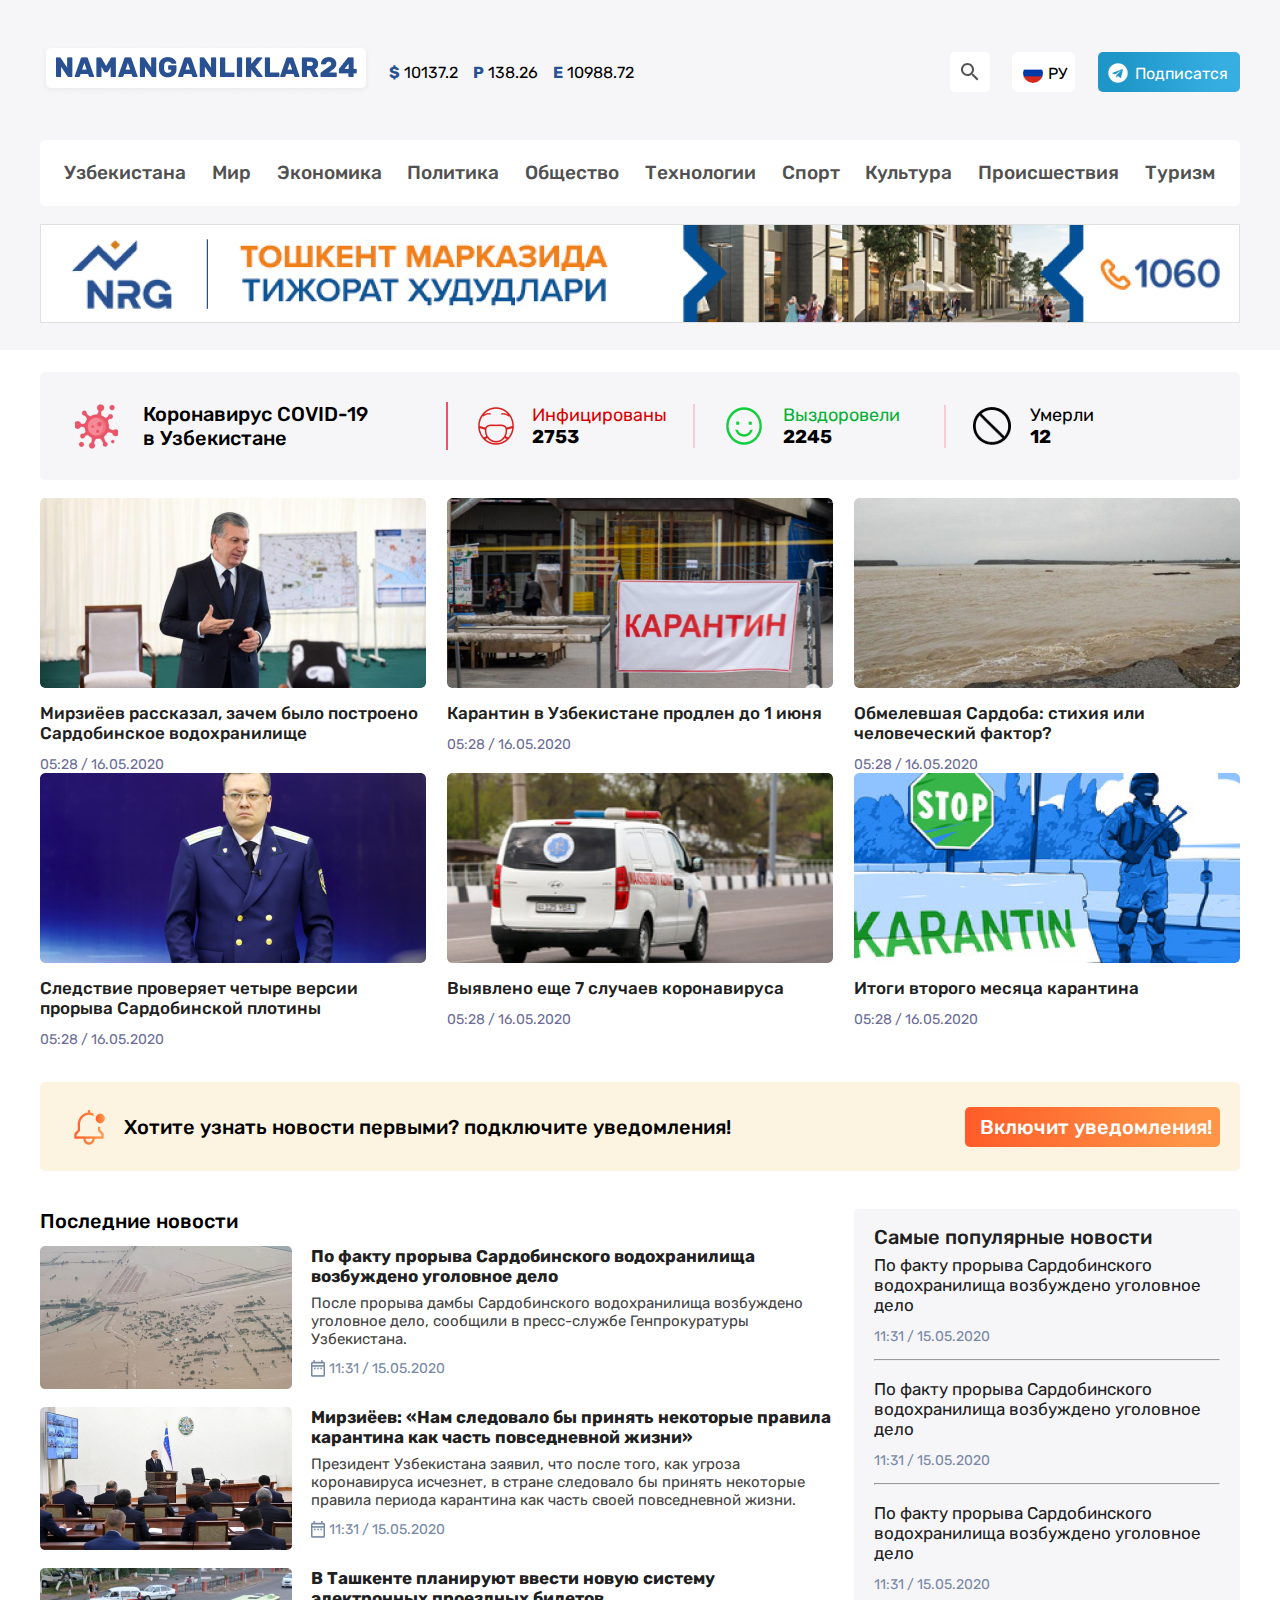
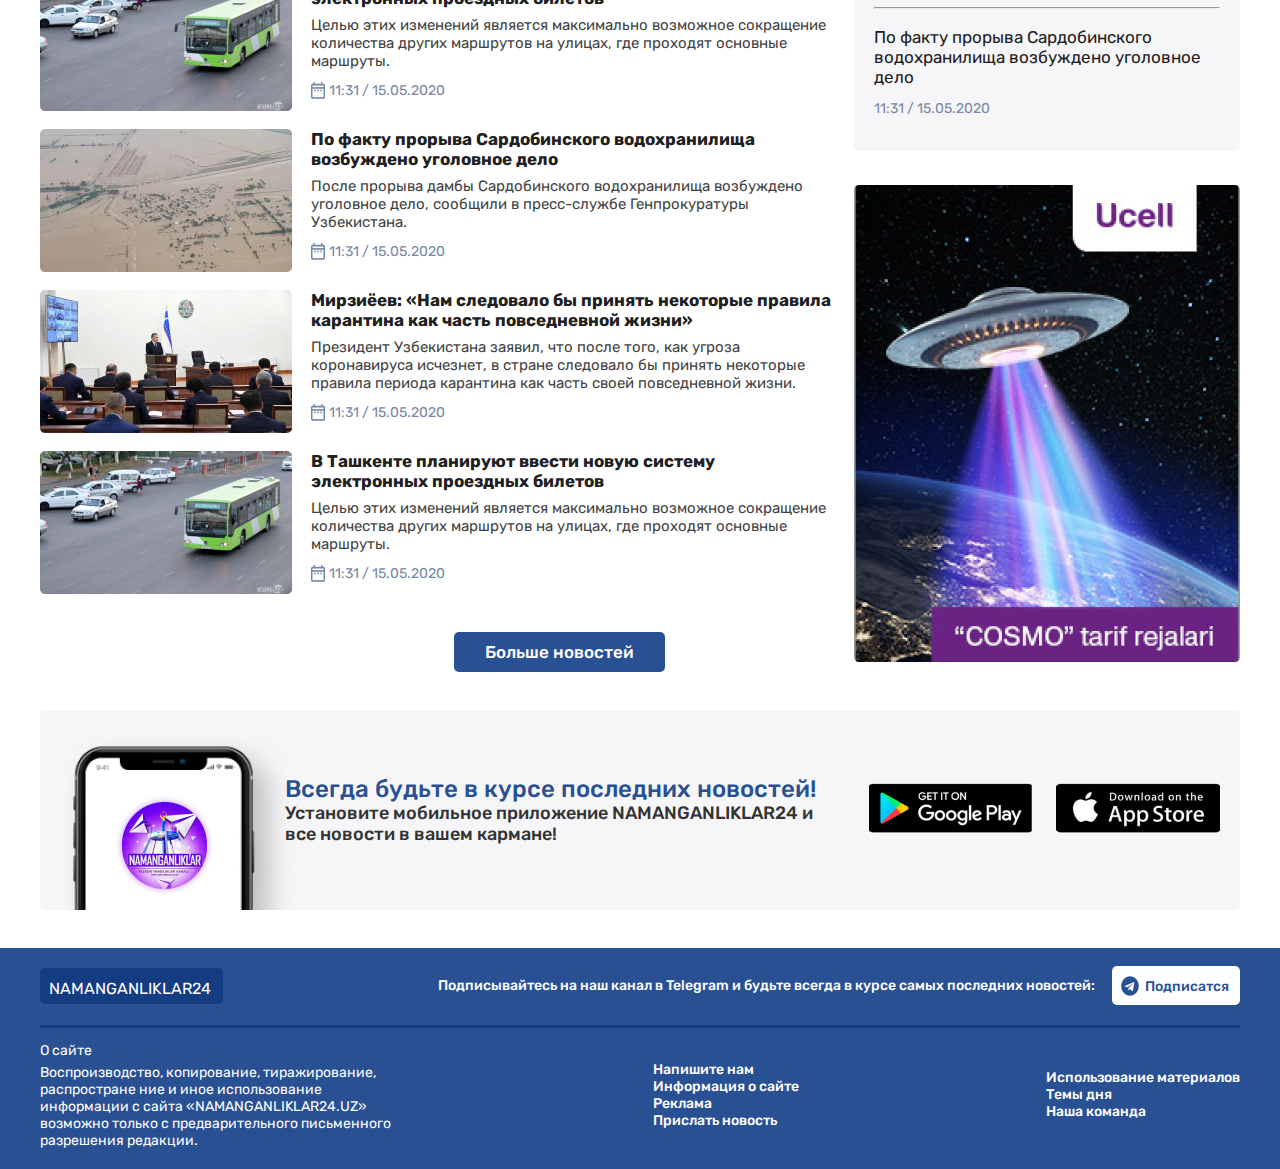
<file: index.html>
<!DOCTYPE html>
<html lang="en">

<head>
  <meta charset="UTF-8">
  <meta http-equiv="X-UA-Compatible" content="IE=edge">
  <meta name="viewport" content="width=device-width, initial-scale=1.0">
  <title>Namanganliklar24</title>
  <link href="https://fonts.googleapis.com/css2?family=Rubik:wght@400;500;700&display=swap" rel="stylesheet">
  <link rel="stylesheet" href="./style.css">
</head>

<body>
  <header class="header">
    <div class="container">
      <div class="hearder-top">
        <div class="top-left">
          <a href="#">
            <img src="./images/logo.png" width="332" height="52" alt="">
          </a>
          <div class="valyuta">
            <p class="valyuta-item">
              <span class="valyuta-icon">$</span>
              10137.2
            </p>
            <p class="valyuta-item">
              <span class="valyuta-icon">P</span>
              138.26
            </p>
            <p class="valyuta-item">
              <span class="valyuta-icon">E</span>
              10988.72
            </p>
          </div>
        </div>
        <div class="top-right">
          <a class="lupa-icon" href="#">
            <img class="lupa" src="./images/lupa.svg" width="24" height="24" alt="">
          </a>
          <div class="language">РУ</div>
          <a class="telegram-btn" href="#">
            Подписатся
          </a>
        </div>
      </div>
      <nav class="navigation">
        <ul class="list">
          <li class="list-item"><a href="#" class="list-link">Узбекистана</a></li>
          <li class="list-item"><a href="#" class="list-link">Мир</a></li>
          <li class="list-item"><a href="#" class="list-link">Экономика</a></li>
          <li class="list-item"><a href="#" class="list-link">Политика</a></li>
          <li class="list-item"><a href="#" class="list-link">Общество</a></li>
          <li class="list-item"><a href="#" class="list-link">Технологии</a></li>
          <li class="list-item"><a href="#" class="list-link">Спорт</a></li>
          <li class="list-item"><a href="#" class="list-link">Культура</a></li>
          <li class="list-item"><a href="#" class="list-link">Происшествия</a></li>
          <li class="list-item"><a href="#" class="list-link">Туризм</a></li>
        </ul>
      </nav>
      <div class="nrg-banner">
        <img src="./images/nrg-banner.png" width="1200" height="99" alt="">
      </div>
    </div>
  </header>
  <main class="container">
    <div class="section-2">
      <div class="section-2-covid">
        <img class="virus" src="./images/virus.png" width="43" height="45" alt="">
        <p class="covid">Коронавирус COVID-19 в Узбекистане</p>
      </div>
      <div class="section-2-info">
        <img class="info-icon" src="./images/info.png" width="36" height="38" alt="">
        <span class="info-text">
          <p class="info">Инфицированы</p>
          <h3 class="info-heading">2753</h3>
        </span>
      </div>
      <div class="section-2-health">
        <img class="smile" src="./images/smile.png" width="38" height="40" alt="">
        <span class="health-text">
          <p class="health">Выздоровели</p>
          <h3>2245</h3>
        </span>
      </div>
      <div class="section-2-death">
        <img class="dead" src="./images/dead.png" width="38" height="38" alt="">
        <span class="death-text">
          <p class="death">Умерли</p>
          <h3>12</h3>
        </span>
      </div>
    </div>
    <section class="main">
      <div>
        <img class="info-img" src="./images/prezident.png" width="386" height="190" alt="">
        <p class="news-text">Мирзиёев рассказал, зачем было построено Сардобинское водохранилище</p>
        <span class="date">05:28 / 16.05.2020</span>
      </div>
      <div>
        <img class="info-img" src="./images/karantin.png" width="386" height="190" alt="">
        <p class="news-text">Карантин в Узбекистане продлен до 1 июня</p>
        <span class="date">05:28 / 16.05.2020</span>
      </div>
      <div>
        <img class="info-img" src="./images/sardoba.png" width="386" height="190" alt="">
        <p class="news-text">Обмелевшая Сардоба: стихия или человеческий фактор?</p>
        <span class="date">05:28 / 16.05.2020</span>
      </div>
      <div>
        <img class="info-img" src="./images/prokuror.png" width="386" height="190" alt="">
        <p class="news-text">Следствие проверяет четыре версии прорыва Сардобинской плотины</p>
        <span class="date">05:28 / 16.05.2020</span>
      </div>
      <div>
        <img class="info-img" src="./images/ambulance.png" width="386" height="190" alt="">
        <p class="news-text">Выявлено еще 7 случаев коронавируса</p>
        <span class="date">05:28 / 16.05.2020</span>
      </div>
      <div>
        <img class="info-img" src="./images/stop-karantin.png" width="386" height="190" alt="">
        <p class="news-text">Итоги второго месяца карантина</p>
        <span class="date">05:28 / 16.05.2020</span>
      </div>
    </section>
    <div class="notification">
      <div class="notification-right">
        <img class="notification-img" src="./images/bell-icon.png" width="31" height="35" alt="">
        <p class="notification-text">Хотите узнать новости первыми? подключите уведомления!</p>
      </div>
      <span class="notification-btn">
        <a class="btn-text" href="#">Включит уведомления!</a>
      </span>
    </div>
    <section class="news">
      <div class="news-left">
        <p class="last-news">Последние новости</p>
        <div class="news-item">
          <img src="./images/sardoba-2.png" width="252" height="143" alt="">
          <div class="news-item-text">
            <h3 class="news-heading">По факту прорыва Сардобинского водохранилища возбуждено уголовное дело</h3>
            <article class="news-article">После прорыва дамбы Сардобинского водохранилища возбуждено уголовное дело,
              сообщили в пресс-службе Генпрокуратуры Узбекистана.</article>
            <span class="news-date">11:31 / 15.05.2020</span>
          </div>
        </div>
        <div class="news-item">
          <img src="./images/prezident-2.png" width="252" height="143" alt="">
          <div class="news-item-text">
            <h3 class="news-heading">Мирзиёев: «Нам следовало бы принять некоторые правила карантина как часть
              повседневной жизни»</h3>
            <article class="news-article">Президент Узбекистана заявил, что после того, как угроза коронавируса
              исчезнет, в стране следовало бы принять некоторые правила периода карантина как часть своей повседневной
              жизни.</article>
            <span class="news-date">11:31 / 15.05.2020</span>
          </div>
        </div>
        <div class="news-item">
          <img src="./images/avtobus.png" width="252" height="143" alt="">
          <div class="news-item-text">
            <h3 class="news-heading">В Ташкенте планируют ввести новую систему электронных проездных билетов</h3>
            <article class="news-article">Целью этих изменений является максимально возможное сокращение количества
              других маршрутов на улицах, где проходят основные маршруты.</article>
            <span class="news-date">11:31 / 15.05.2020</span>
          </div>
        </div>
        <div class="news-item">
          <img src="./images/sardoba-2.png" width="252" height="143" alt="">
          <div class="news-item-text">
            <h3 class="news-heading">По факту прорыва Сардобинского водохранилища возбуждено уголовное дело</h3>
            <article class="news-article">После прорыва дамбы Сардобинского водохранилища возбуждено уголовное дело,
              сообщили в пресс-службе Генпрокуратуры Узбекистана.</article>
            <span class="news-date">11:31 / 15.05.2020</span>
          </div>
        </div>
        <div class="news-item">
          <img src="./images/prezident-2.png" width="252" height="143" alt="">
          <div class="news-item-text">
            <h3 class="news-heading">Мирзиёев: «Нам следовало бы принять некоторые правила карантина как часть
              повседневной жизни»</h3>
            <article class="news-article">Президент Узбекистана заявил, что после того, как угроза коронавируса
              исчезнет, в стране следовало бы принять некоторые правила периода карантина как часть своей повседневной
              жизни.</article>
            <span class="news-date">11:31 / 15.05.2020</span>
          </div>
        </div>
        <div class="news-item">
          <img src="./images/avtobus.png" width="252" height="143" alt="">
          <div class="news-item-text">
            <h3 class="news-heading">В Ташкенте планируют ввести новую систему электронных проездных билетов</h3>
            <article class="news-article">Целью этих изменений является максимально возможное сокращение количества
              других маршрутов на улицах, где проходят основные маршруты.</article>
            <span class="news-date">11:31 / 15.05.2020</span>
          </div>
        </div>
      </div>

      <div class="news-item-right">
        <div class="the-news">
          <h3 class="right-heading">Cамые популярные новости</h3>
          <div class="right-text">
            <article class="right-article">По факту прорыва Сардобинского водохранилища возбуждено уголовное дело
            </article>
            <span class="right-date">11:31 / 15.05.2020</span>
            <hr class="line">
          </div>
          <div class="right-text">
            <article class="right-article">По факту прорыва Сардобинского водохранилища возбуждено уголовное дело
            </article>
            <span class="right-date">11:31 / 15.05.2020</span>
            <hr class="line">
          </div>
          <div class="right-text">
            <article class="right-article">По факту прорыва Сардобинского водохранилища возбуждено уголовное дело
            </article>
            <span class="right-date">11:31 / 15.05.2020</span>
            <hr class="line">
          </div>
          <div class="right-text">
            <article class="right-article">По факту прорыва Сардобинского водохранилища возбуждено уголовное дело
            </article>
            <span class="right-date">11:31 / 15.05.2020</span>
          </div>
        </div>
        <div class="ucell">
          <img src="./images/ucell.png" width="386" height="477" alt="">
        </div>
      </div>
    </section>
    <div class="more">
      <a class="more-news" href="#">Больше новостей</a>
    </div>
  </main>
  <div class="container">
    <div class="ad">
      <div class="ad-text">
        <h3 class="ad-heading">Всегда будьте в курсе последних новостей!</h3>
        <p class="ad-article">Установите мобильное приложение NAMANGANLIKLAR24 и все новости в вашем кармане!</p>
      </div>
      <div class="add-app">
        <img src="./images/googleplay.png" width="163" height="50" alt="">
        <img src="./images/appstore.png" width="164" height="50" alt="">
      </div>
    </div>
  </div>
  <footer class="footer">
    <div class="container">
      <div class="footer-top">
        <a class="footer-logo" href="#" >NAMANGANLIKLAR24</a>
        <div class="footer-right">
          <p class="footer-text">Подписывайтесь на наш канал в Telegram и будьте всегда в курсе самых последних новостей:</p>
        <a class="footer-telegram-btn" href="#">Подписатся</a>
        </div>
      </div>
      <hr class="footer-line">
      <div class="footer-bottom">
        <div>
          <span class="about-us">О сайте</span>
          <p class="footer-text-2">Воспроизводство, копирование, тиражирование, распростране ние и иное использование информации с сайта «NAMANGANLIKLAR24.UZ» возможно только с предварительного письменного разрешения редакции.</p>
        </div>
        <div>
          <ul class="footer-list">
            <li class="footer-list-item"><a class="footer-list-item" href="#">Напишите нам</a></li>
            <li class="footer-list-item"><a class="footer-list-item" href="#">Информация о сайте</a></li>
            <li class="footer-list-item"><a class="footer-list-item" href="#">Реклама</a></li>
            <li class="footer-list-item"><a class="footer-list-item" href="#">Прислать новость</a></li>
          </ul>
        </div>
        <div>
          <ul class="footer-list">
            <li class="footer-list-item"><a class="footer-list-item" href="#">Использование материалов</a></li>
            <li class="footer-list-item"><a class="footer-list-item" href="#">Темы дня</a></li>
            <li class="footer-list-item"><a class="footer-list-item" href="#">Наша команда</a></li>
          </ul>
        </div>
      </div>
    </div>
  </footer>

</body>

</html>
</file>
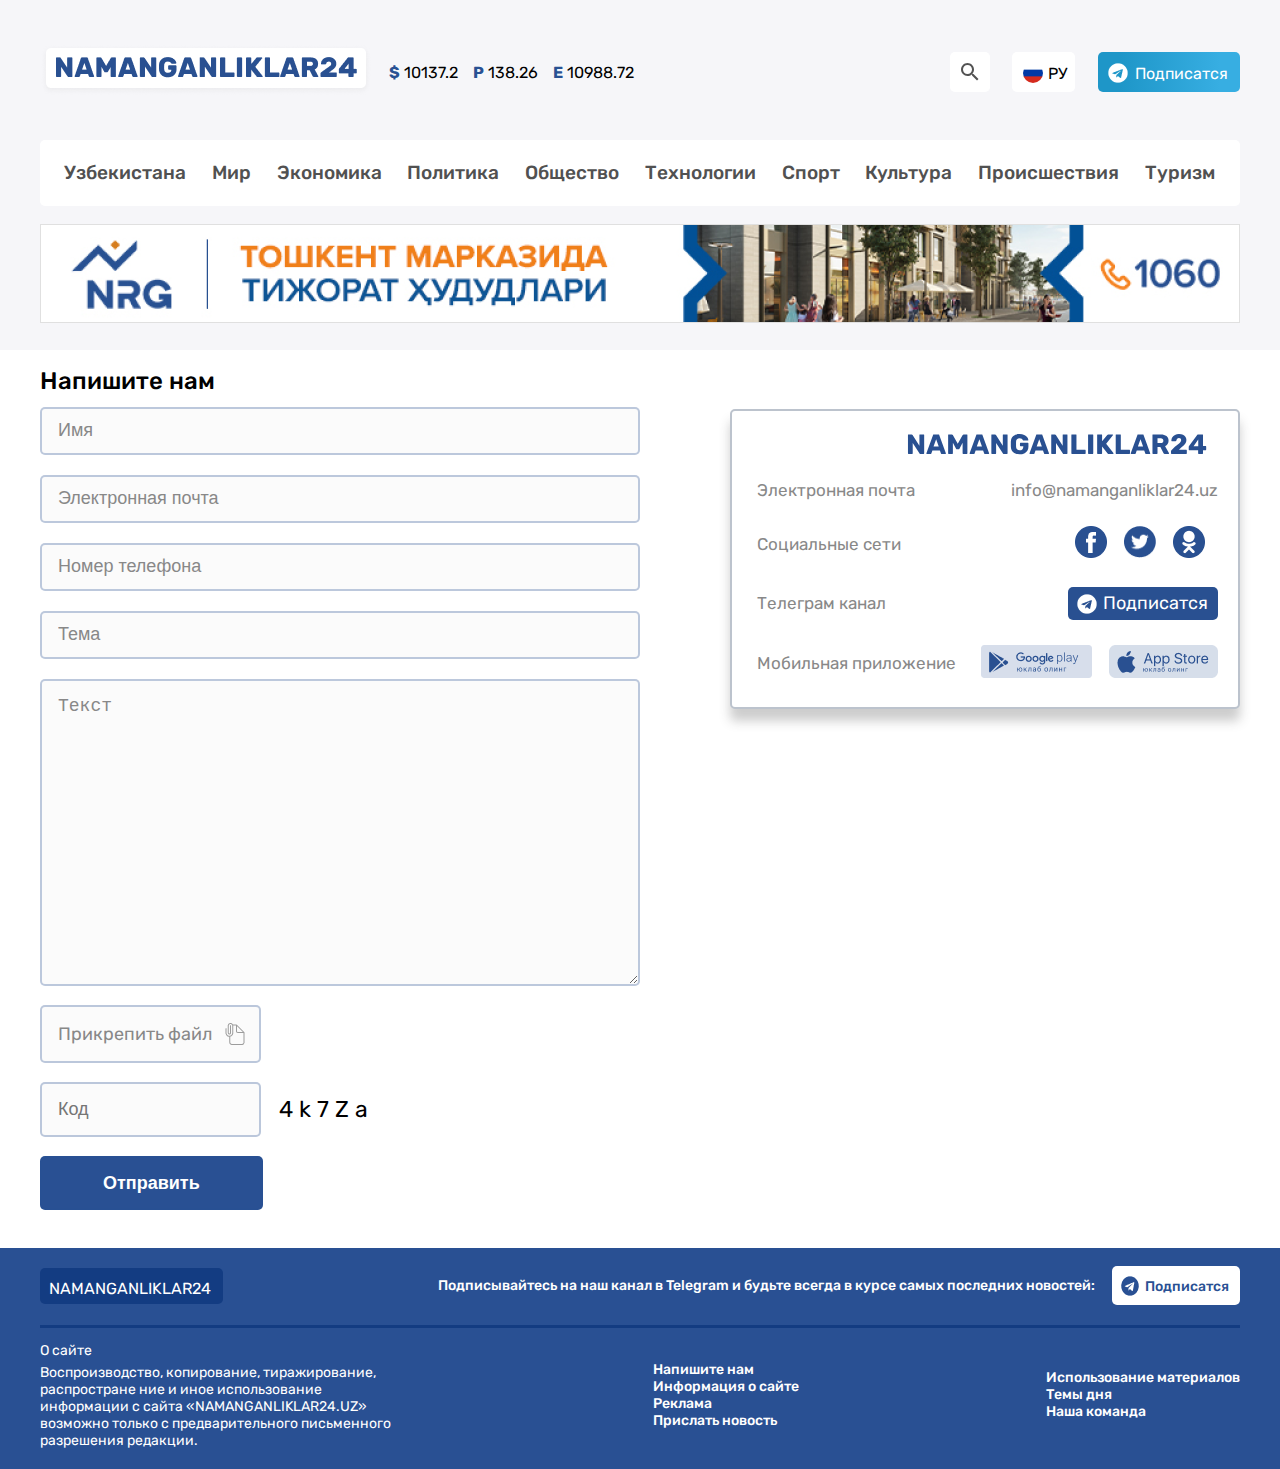
<file: contact.html>
<!DOCTYPE html>
<html lang="en">
<head>
  <meta charset="UTF-8">
  <meta http-equiv="X-UA-Compatible" content="IE=edge">
  <meta name="viewport" content="width=device-width, initial-scale=1.0">
  <title>Contact</title>
  <link href="https://fonts.googleapis.com/css2?family=Rubik:wght@400;500;700&display=swap" rel="stylesheet">
  <link rel="stylesheet" href="./style.css">
</head>
<body>
  <header class="header">
    <div class="container">
      <div class="hearder-top">
        <div class="top-left">
          <a href="#">
            <img src="./images/logo.png" width="332" height="52" alt="">
          </a>
          <div class="valyuta">
            <p class="valyuta-item">
              <span class="valyuta-icon">$</span>
              10137.2
            </p>
            <p class="valyuta-item">
              <span class="valyuta-icon">P</span>
              138.26
            </p>
            <p class="valyuta-item">
              <span class="valyuta-icon">E</span>
              10988.72
            </p>
          </div>
        </div>
        <div class="top-right">
          <a class="lupa-icon" href="#">
            <img class="lupa" src="./images/lupa.svg" width="24" height="24" alt="">
          </a>
          <div class="language">РУ</div>
          <a class="telegram-btn" href="#">
            Подписатся
          </a>
        </div>
      </div>
      <nav class="navigation">
        <ul class="list">
          <li class="list-item"><a href="#" class="list-link">Узбекистана</a></li>
          <li class="list-item"><a href="#" class="list-link">Мир</a></li>
          <li class="list-item"><a href="#" class="list-link">Экономика</a></li>
          <li class="list-item"><a href="#" class="list-link">Политика</a></li>
          <li class="list-item"><a href="#" class="list-link">Общество</a></li>
          <li class="list-item"><a href="#" class="list-link">Технологии</a></li>
          <li class="list-item"><a href="#" class="list-link">Спорт</a></li>
          <li class="list-item"><a href="#" class="list-link">Культура</a></li>
          <li class="list-item"><a href="#" class="list-link">Происшествия</a></li>
          <li class="list-item"><a href="#" class="list-link">Туризм</a></li>
        </ul>
      </nav>
      <div class="nrg-banner">
        <img src="./images/nrg-banner.png" width="1200" height="99" alt="">
      </div>
    </div>
  </header>

  <main class="container">
    <div class="contact-main">
      <div class="contact-main-form">
        <h2 class="contact-heading">Напишите нам</h2>
    <form action="" method="POST" class="contact-form">
      <input class="form-items" placeholder="Имя" type="text" name="name" id="">
      <input class="form-items" placeholder="Электронная почта" type="email" name="email" id="">
      <input class="form-items" placeholder="Номер телефона" type="tel" name="tel" id="">
      <input class="form-items" placeholder="Тема" type="text" name="theme" id="">
      <textarea class="form-items-text" placeholder="Текст" name="text" id="" cols="30" rows="10"></textarea> <br />
      <label for="file-input">
        Прикрепить файл
        <input type="file" name="file" id="file-input">
      </label>
       <br />
       <div class="input-password">
         <input placeholder="Код" type="password" name="password" id="">
         <span class="password">4 k 7 Z a</span>
       </div>
       <br />
      <button type="submit">Отправить</button>
    </form>
      </div>
      <div class="contact-card">
        <img class="contact-card-logo" src="./images/contact-logo.svg" alt="">
        <div class="contact-card-item">
          <p class="contact-card-text">Электронная почта</p>
          <p class="contact-card-text">info@namanganliklar24.uz</p>
        </div>
        <div class="contact-card-item">
          <p class="contact-card-text">Социальные сети</p>
          <span class="card-sm-icons">
            <img class="card-sm-icon" src="./images/facebook.png" width="32" height="32" alt="">
            <img class="card-sm-icon" src="./images/twitter.png" width="32" height="32" alt="">
            <img class="card-sm-icon" src="./images/ok.png" width="32" height="32" alt="">
          </span>
        </div>
        <div class="contact-card-item">
          <p class="contact-card-text">Телеграм канал</p>
          <a class="card-telegram-link" href="#">Подписатся</a>
        </div>
        <div class="contact-card-item">
          <p class="contact-card-text card-app">
            Мобильная приложение</p>
            <span>
              <img class="googleplay-2" src="./images/googleplay-2.png" width="111" height="33" alt="">
              <img src="./images/appstore-2.png" width="109" height="33" alt="">
            </span>
        </div>
      </div>
    </div>
    
  </main>

  <footer class="footer">
    <div class="container">
      <div class="footer-top">
        <a class="footer-logo" href="#" >NAMANGANLIKLAR24</a>
        <div class="footer-right">
          <p class="footer-text">Подписывайтесь на наш канал в Telegram и будьте всегда в курсе самых последних новостей:</p>
        <a class="footer-telegram-btn" href="#">Подписатся</a>
        </div>
      </div>
      <hr class="footer-line">
      <div class="footer-bottom">
        <div>
          <span class="about-us">О сайте</span>
          <p class="footer-text-2">Воспроизводство, копирование, тиражирование, распростране ние и иное использование информации с сайта «NAMANGANLIKLAR24.UZ» возможно только с предварительного письменного разрешения редакции.</p>
        </div>
        <div>
          <ul class="footer-list">
            <li class="footer-list-item"><a class="footer-list-item" href="#">Напишите нам</a></li>
            <li class="footer-list-item"><a class="footer-list-item" href="#">Информация о сайте</a></li>
            <li class="footer-list-item"><a class="footer-list-item" href="#">Реклама</a></li>
            <li class="footer-list-item"><a class="footer-list-item" href="#">Прислать новость</a></li>
          </ul>
        </div>
        <div>
          <ul class="footer-list">
            <li class="footer-list-item"><a class="footer-list-item" href="#">Использование материалов</a></li>
            <li class="footer-list-item"><a class="footer-list-item" href="#">Темы дня</a></li>
            <li class="footer-list-item"><a class="footer-list-item" href="#">Наша команда</a></li>
          </ul>
        </div>
      </div>
    </div>
  </footer>
</body>
</html>
</file>
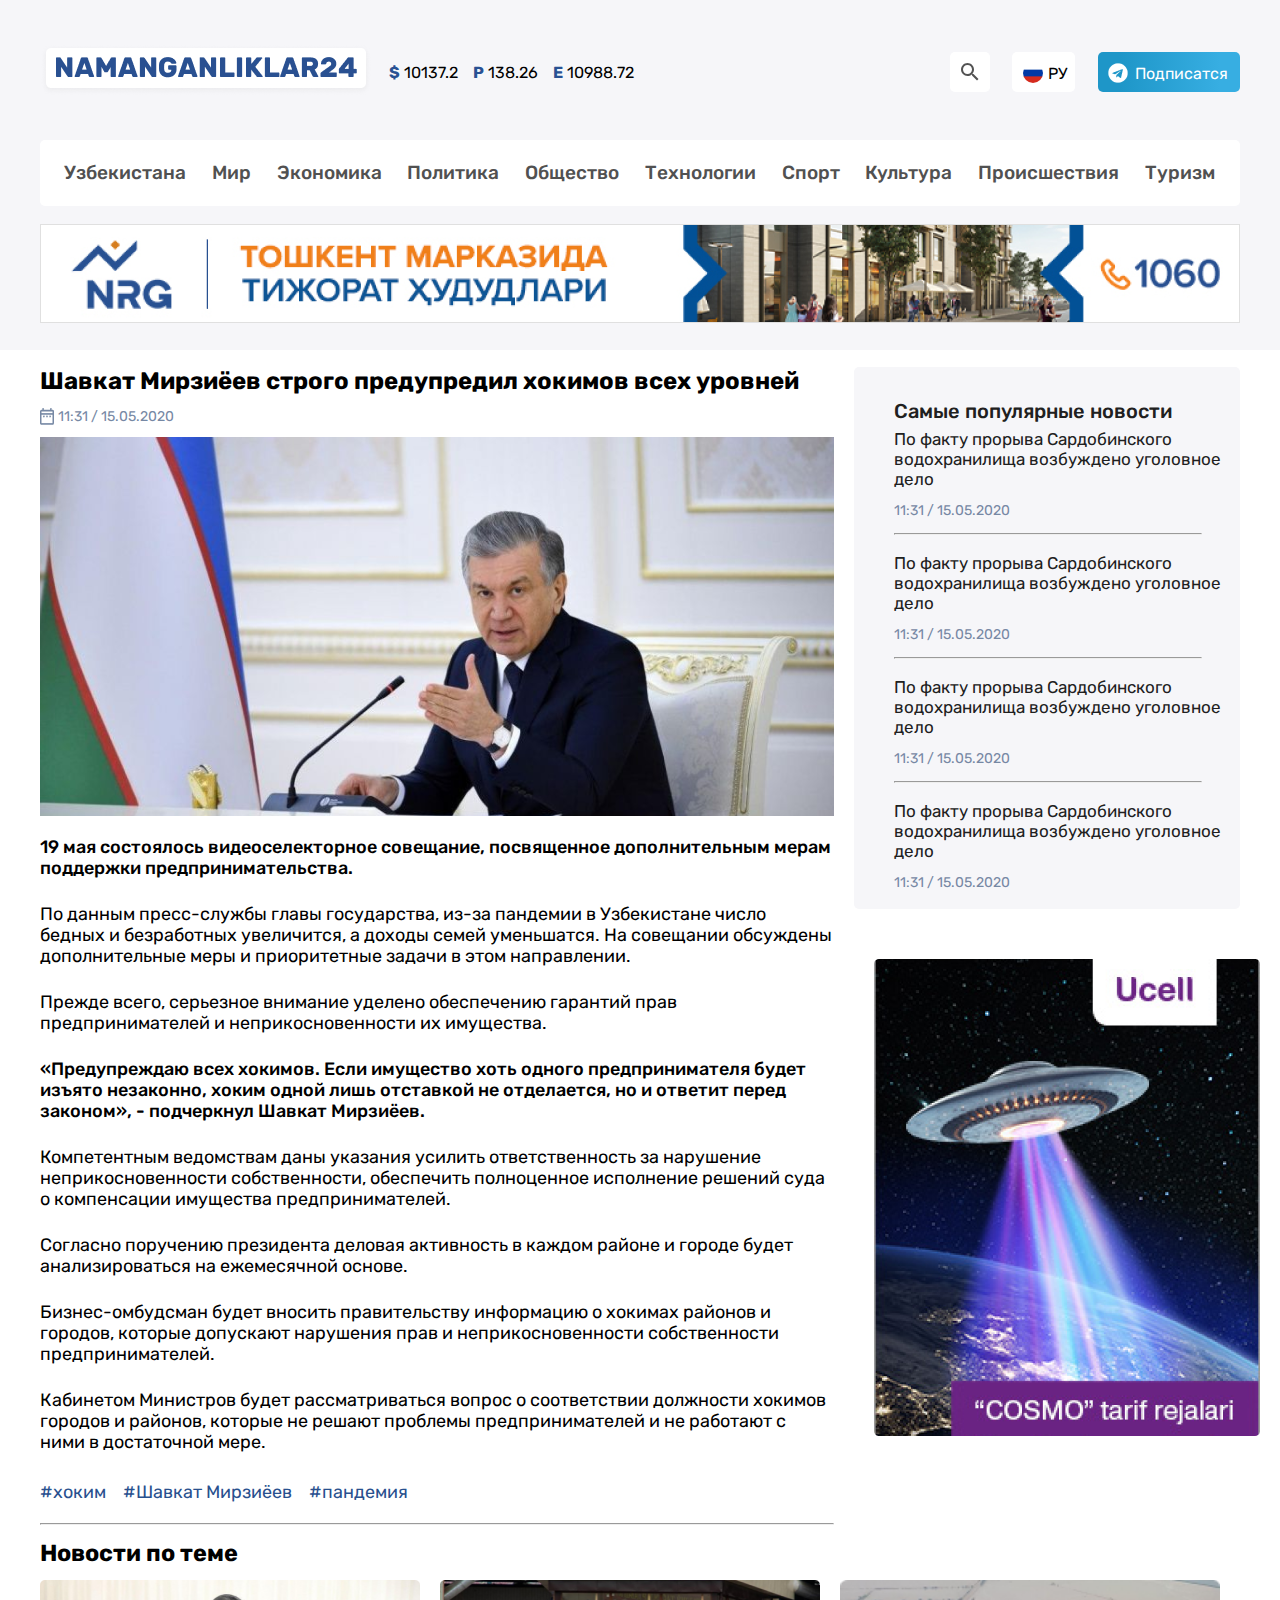
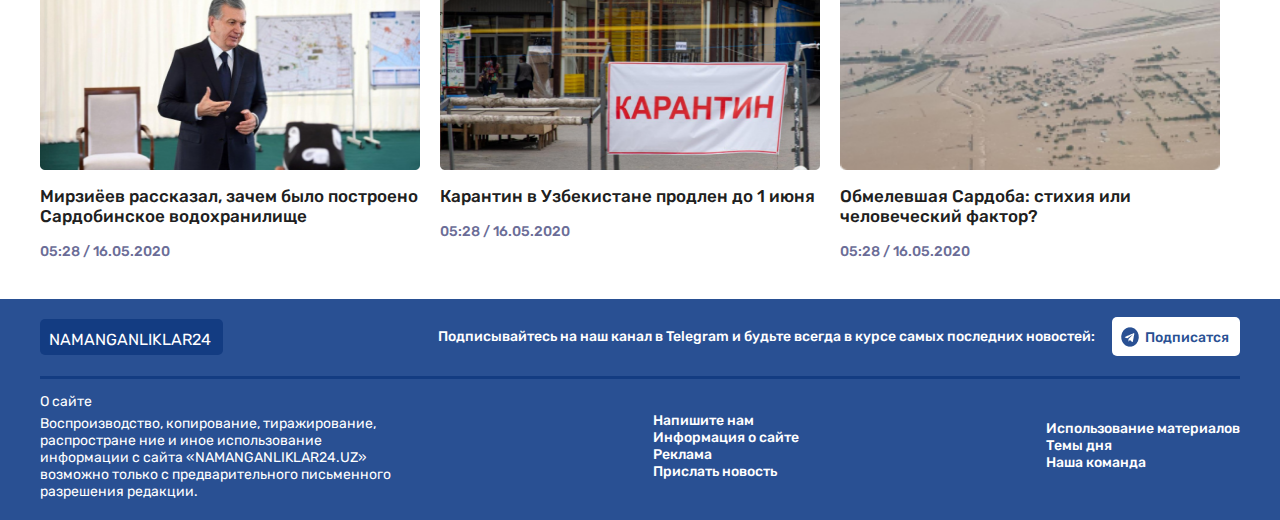
<file: prezident.html>
<!DOCTYPE html>
<html lang="en">

<head>
  <meta charset="UTF-8">
  <meta http-equiv="X-UA-Compatible" content="IE=edge">
  <meta name="viewport" content="width=device-width, initial-scale=1.0">
  <title>Article</title>
  <link href="https://fonts.googleapis.com/css2?family=Rubik:wght@400;500;700&display=swap" rel="stylesheet">
  <link rel="stylesheet" href="./style.css">
</head>

<body>
  <header class="header">
    <div class="container">
      <div class="hearder-top">
        <div class="top-left">
          <a href="#">
            <img src="./images/logo.png" width="332" height="52" alt="">
          </a>
          <div class="valyuta">
            <p class="valyuta-item">
              <span class="valyuta-icon">$</span>
              10137.2
            </p>
            <p class="valyuta-item">
              <span class="valyuta-icon">P</span>
              138.26
            </p>
            <p class="valyuta-item">
              <span class="valyuta-icon">E</span>
              10988.72
            </p>
          </div>
        </div>
        <div class="top-right">
          <a class="lupa-icon" href="#">
            <img class="lupa" src="./images/lupa.svg" width="24" height="24" alt="">
          </a>
          <div class="language">РУ</div>
          <a class="telegram-btn" href="#">
            Подписатся
          </a>
        </div>
      </div>
      <nav class="navigation">
        <ul class="list">
          <li class="list-item"><a href="#" class="list-link">Узбекистана</a></li>
          <li class="list-item"><a href="#" class="list-link">Мир</a></li>
          <li class="list-item"><a href="#" class="list-link">Экономика</a></li>
          <li class="list-item"><a href="#" class="list-link">Политика</a></li>
          <li class="list-item"><a href="#" class="list-link">Общество</a></li>
          <li class="list-item"><a href="#" class="list-link">Технологии</a></li>
          <li class="list-item"><a href="#" class="list-link">Спорт</a></li>
          <li class="list-item"><a href="#" class="list-link">Культура</a></li>
          <li class="list-item"><a href="#" class="list-link">Происшествия</a></li>
          <li class="list-item"><a href="#" class="list-link">Туризм</a></li>
        </ul>
      </nav>
      <div class="nrg-banner">
        <img src="./images/nrg-banner.png" width="1200" height="99" alt="">
      </div>
    </div>
  </header>

  <main class="p-main">
    <div class="container">
      <div class="section-p">
        <section class="right-section">
      <h2 class="right-section-heading">Шавкат Мирзиёев строго предупредил хокимов всех уровней</h2>
      <span class="news-date">11:31 / 15.05.2020</span>
      <img class="right-section-img" src="./images/mirziyoyev.png" width="794" height="379" alt="">
      <p class="right-section-text rst">19 мая состоялось видеоселекторное совещание, посвященное дополнительным мерам поддержки предпринимательства.<p>
      <p class="right-section-text">По данным пресс-службы главы государства, из-за пандемии в Узбекистане число бедных и безработных увеличится, а доходы семей уменьшатся. На совещании обсуждены дополнительные меры и приоритетные задачи в этом направлении.</p>
      <p class="right-section-text">Прежде всего, серьезное внимание уделено обеспечению гарантий прав предпринимателей и неприкосновенности их имущества.</p>
      <p class="right-section-text rst">«Предупреждаю всех хокимов. Если имущество хоть одного предпринимателя будет изъято незаконно, хоким одной лишь отставкой не отделается, но и ответит перед законом», - подчеркнул Шавкат Мирзиёев.</p>
      <p class="right-section-text">Компетентным ведомствам даны указания усилить ответственность за нарушение неприкосновенности собственности, обеспечить полноценное исполнение решений суда о компенсации имущества предпринимателей.</p>
      <p class="right-section-text">Согласно поручению президента деловая активность в каждом районе и городе будет анализироваться на ежемесячной основе.</p>
      <p class="right-section-text">Бизнес-омбудсман будет вносить правительству информацию о хокимах районов и городов, которые допускают нарушения прав и неприкосновенности собственности предпринимателей.</p>
      <p class="right-section-text">Кабинетом Министров будет рассматриваться вопрос о соответствии должности хокимов городов и районов, которые не решают проблемы предпринимателей и не работают с ними в достаточной мере.</p>
      <div class="hashtag-3">
        <a class="hashtag" href="#">#хоким</a>
        <a class="hashtag" href="#">#Шавкат Мирзиёев</a>
        <a class="hashtag" href="#">#пандемия</a>
      </div>
      <hr class="p-line">

    </section>

    <div class="news-item-right-p">
        <div class="the-news">
          <h3 class="right-heading">Cамые популярные новости</h3>
          <div class="right-text">
            <article class="right-article">По факту прорыва Сардобинского водохранилища возбуждено уголовное дело
            </article>
            <span class="right-date">11:31 / 15.05.2020</span>
            <hr class="line-p">
          </div>
          <div class="right-text">
            <article class="right-article">По факту прорыва Сардобинского водохранилища возбуждено уголовное дело
            </article>
            <span class="right-date">11:31 / 15.05.2020</span>
            <hr class="line-p">
          </div>
          <div class="right-text">
            <article class="right-article">По факту прорыва Сардобинского водохранилища возбуждено уголовное дело
            </article>
            <span class="right-date">11:31 / 15.05.2020</span>
            <hr class="line-p">
          </div>
          <div class="right-text">
            <article class="right-article">По факту прорыва Сардобинского водохранилища возбуждено уголовное дело
            </article>
            <span class="right-date">11:31 / 15.05.2020</span>
          </div>
        </div>
        <div class="ucell">
          <img src="./images/ucell.png" width="386" height="477" alt="">
        </div>
      </div>
      </div>
      <section class="news-theme">
        <h3 class="news-theme-heading">Новости по теме</h3>
        <div class="articles-pr">
          <div>
          <img class="articles-img" src="./images/prezident.png" width="386" height="190" alt="">
          <h4 class="articles-h">Мирзиёев рассказал, зачем было построено Сардобинское водохранилище</h4>
          <span class="articles-s">05:28 / 16.05.2020</span>
        </div>
        <div>
          <img class="articles-img" src="./images/karantin.png" width="386" height="190" alt="">
          <h4 class="articles-h">Карантин в Узбекистане продлен до 1 июня</h4>
          <span class="articles-s">05:28 / 16.05.2020</span>
        </div>
        <div>
          <img class="articles-img" src="./images/sardoba-2.png" width="386" height="190" alt="">
          <h4 class="articles-h">Обмелевшая Сардоба: стихия или человеческий фактор?</h4>
          <span class="articles-s">05:28 / 16.05.2020</span>
        </div>
        </div>
      </section>
    </div>
  </main>

   <footer class="footer">
    <div class="container">
      <div class="footer-top">
        <a class="footer-logo" href="#" >NAMANGANLIKLAR24</a>
        <div class="footer-right">
          <p class="footer-text">Подписывайтесь на наш канал в Telegram и будьте всегда в курсе самых последних новостей:</p>
        <a class="footer-telegram-btn" href="#">Подписатся</a>
        </div>
      </div>
      <hr class="footer-line">
      <div class="footer-bottom">
        <div>
          <span class="about-us">О сайте</span>
          <p class="footer-text-2">Воспроизводство, копирование, тиражирование, распростране ние и иное использование информации с сайта «NAMANGANLIKLAR24.UZ» возможно только с предварительного письменного разрешения редакции.</p>
        </div>
        <div>
          <ul class="footer-list">
            <li class="footer-list-item"><a class="footer-list-item" href="#">Напишите нам</a></li>
            <li class="footer-list-item"><a class="footer-list-item" href="#">Информация о сайте</a></li>
            <li class="footer-list-item"><a class="footer-list-item" href="#">Реклама</a></li>
            <li class="footer-list-item"><a class="footer-list-item" href="#">Прислать новость</a></li>
          </ul>
        </div>
        <div>
          <ul class="footer-list">
            <li class="footer-list-item"><a class="footer-list-item" href="#">Использование материалов</a></li>
            <li class="footer-list-item"><a class="footer-list-item" href="#">Темы дня</a></li>
            <li class="footer-list-item"><a class="footer-list-item" href="#">Наша команда</a></li>
          </ul>
        </div>
      </div>
    </div>
  </footer>
</file>
<file: style.css>
* {
  margin: 0;
  padding: 0;
  box-sizing: border-box;
}

body {
  font-family: 'Rubik', sans-serif;
}

.container {
  max-width: 1230px;
  margin: 0 auto;
  padding: 0 15px;

}


.header {
  padding-top: 44px;
  background: #F6F6F9;
  padding-bottom: 23px;
}

.hearder-top {
  display: flex;
  justify-content: space-between;
  align-items: center;
}

.top-right {
  display: flex;
}

.valyuta-icon {
  color: #285193;
  font-weight: 700;
}

.top-left {
  display: flex;
  align-items: center;
}

.valyuta {
  display: flex;
  margin-left: 17px;
}

.valyuta-item {
  margin-right: 15px;
}

.lupa-icon {
  display: inline-block;
  background-color: white;
  padding: 8px;
  border-radius: 5px;
}

.lupa {
  vertical-align: middle;
}

.language {
  padding: 10px 8px 8px 11px;
  background-color: white;
  border-radius: 5px;
  margin-left: 22px;
  margin-right: 23px;

  display: flex;
  align-items: center;
}

.language::before {
  content: '';
  display: inline-block;
  width: 20px;
  height: 20px;
  background-image: url(./images/ru.png);
  background-size: contain;

  border-radius: 50%;
  margin-right: 5px;
}

.telegram-btn {
  display: inline-block;
  text-decoration: none;
  border-radius: 5px;
  padding: 10px 12px 8px 10px;
  background: linear-gradient(90deg, #1E96C8 15.07%, #37AEE2 85.96%);
  color: white;

  display: flex;
  align-items: center;
}

.telegram-btn::before {
  content: '';
  display: inline-block;
  width: 20px;
  height: 20px;
  background-image: url(./images/telegram.png);
  background-size: 20px 20px;
  margin-right: 7px;
}

.navigation {
  background-color: white;
  border-radius: 5px;
  margin-top: 40px;
}

.list {
  list-style: none;

  display: flex;
  justify-content: space-between;
  padding: 21px 25px 22px 24px;
}

.list-link {
  text-decoration: none;
  font-weight: 500;
  font-size: 19px;
  line-height: 23px;
  color: #515151;
}

.nrg-banner {
  margin-top: 18px;
}

.section-2 {
  background: #F6F6F9;
  border-radius: 5px;
  margin-top: 22px;
  padding: 30px 35px;
  display: flex;
  align-items: center;
}

.section-2-covid {
  display: flex;
  align-items: center;
  border-right: 2px solid #EB5569;
}

.virus {
  width: 43px;
  height: 45px;
  margin-right: 25px;
}


.covid {
  width: 232px;
  font-weight: 500;
  font-size: 20px;
  margin-right: 71px;
}

.section-2-info {
  display: flex;
  align-items: center;
  border-right: 2px solid #F4CCD1;
}

.info-icon {
  width: 36px;
  height: 38px;
  margin-right: 18px;
  margin-left: 30px;
}

.info-text {
  width: 161px;
}

.info {
  font-size: 18px;
  color: #DB0000;
}

.section-2-health {
  display: flex;
  align-items: center;
  border-right: 2px solid #F4CCD1;
}

.smile {
  width: 38px;
  height: 40px;
  margin-right: 20px;
  margin-left: 30px;
}

.health-text {
  width: 161px;
}

.health {
  font-size: 18px;
  line-height: 21px;
  color: #05B135;
}

.section-2-death {
  display: flex;
  align-items: center;
}

.dead {
  width: 38px;
  height: 38px;
  margin-right: 19px;
  margin-left: 27px;
}

.death-text {
  width: 161px;
}

.death {
  font-size: 18px;
  line-height: 21px;
}

.main {
  margin-top: 18px;
  display: flex;
  flex-wrap: wrap;
  justify-content: space-between;
}

.info-img {
  width: 386px;
  height: 190px;
  border-radius: 5px;
}

.news-text {
  width: 380px;
  font-weight: 500;
  font-size: 17px;
  line-height: 20px;
  color: #202020;

  margin-top: 11px;
  margin-bottom: 11px;
}

.date {
  font-size: 14px;
  line-height: 17px;
  color: #6B6D97;
}

.notification {
  width: 1200px;
  display: flex;
  align-items: center;
  justify-content: space-between;
  background: rgba(239, 186, 84, 0.18);
  border-radius: 5px;
  padding: 25px 20px 24px 34px;
  margin-top: 34px;
  margin-bottom: 38px;
}

.notification-right {
  display: flex;
  align-items: center;
}

.notification-img {
  width: 31px;
  height: 35px;
  margin-right: 19px;
}

.notification-text {
  font-weight: 500;
  font-size: 20px;
  line-height: 24px;
}

.notification-btn {
  padding: 8px 8px 8px 15px;
  background: linear-gradient(90deg, #FE5C28 0%, rgba(255, 139, 54, 0.9) 88.43%);
  border-radius: 5px;
}

.btn-text {
  text-decoration: none;
  font-weight: 500;
  font-size: 20px;
  line-height: 24px;
  color: #FFFFFF;
}

.news {
  display: flex;
  width: 100%;
}

.last-news {
  font-weight: 500;
  font-size: 20px;
  line-height: 24px;
  margin-bottom: 13px;
}

.news-item {
  display: flex;
  align-items: center;
  margin-bottom: 18px;
}

.news-item-text {
  margin-left: 19px;
  width: 523px;
}

.news-heading {
  font-weight: 500 px;
  font-size: 17px;
  line-height: 20px;
  color: #202020;
  margin-bottom: 8px;
}

.news-article {
  font-size: 15px;
  line-height: 18px;
  color: #434343;
  margin-bottom: 12px;
}

.news-date {
  font-size: 14px;
  line-height: 17px;
  color: #7688A4;
  margin-bottom: 12px;

  display: flex;
  align-items: center;
}

.news-date::before {
  content: '';
  display: inline-block;
  width: 14px;
  height: 17px;

  background-image: url(./images/calendar-icon.png);
  background-size: contain;
  background-repeat: no-repeat;

  margin-right: 4px;
}

.more {
  margin-top: 20px;
  width: 211px;
  background: #295093;
  border-radius: 5px;
  padding: 10px 31px;
  margin-left: 414px;
}

.more-news {
  text-decoration: none;

  color: white;
  font-weight: 500;
  font-size: 17px;
  line-height: 20px;
}

.news-item-right {
  background: #F6F6F9;
  border-radius: 5px;
  width: 386px;
  height: 542px;
  margin-left: 20px;
}

.the-news {
  padding: 16px 19px 18px 20px;
}


.right-heading {
  font-weight: 500;
  font-size: 20px;
  line-height: 24px;
  color: #202020;
  margin-bottom: 6px;
}

.right-article {
  font-size: 17px;
  line-height: 20px;
  color: #202020;
  margin-bottom: 11px;
  width: 347px;
}

.right-date {
  font-size: 14px;
  line-height: 17px;
  color: #7688A4;
}

.line {
  width: 346px;
  background: #E4E4E4;

  margin-top: 14px;
  margin-bottom: 18px;
}

.ucell {
  width: 386px;
  height: 477px;
  margin-top: 50px;
}

.ad {
  border-radius: 5px;
  background: url(./images/phone.png) no-repeat, #F6F6F9;
  background-position: bottom left 20px, center;
  background-size: 236px 177px, cover;
  padding: 65px 20px 65px 245px;
  display: flex;
  justify-content: space-between;
  align-items: center;
  margin-top: 38px;
}

.ad .ad-text{
  max-width: 535px;
}

.ad .ad-text .ad-heading {
  font-weight: 500;
  font-size: 24px;
  line-height: 28px;
  color: #295093;
}

.ad .ad-text .ad-article {
  font-weight: 500;
  font-size: 18px;
  line-height: 21px;
  color: #333333;
}

.ad .add-app img:first-child{
  margin-right: 20px;
}

.footer {
  background-color: #295093;
  margin-top: 38px;
}

.footer-top {
  display: flex;
  align-items: center;
  justify-content: space-between;
  color: white;
  padding-top: 18px;
}

.footer-logo {
  text-decoration: none;
  background: #133C82;
  border-radius: 5px;
  color: white;
  padding: 11px 12px 6px 9px;
}

.footer-right {
  display: flex;
  align-items: center;
  justify-content: center;
}

.footer-text {
  font-weight: 500;
  font-size: 14px;
  line-height: 17px;
  margin-right: 17px;
}

.footer-telegram-btn {
  text-decoration: none;
  background: #FFFFFF;
  border-radius: 5px;
  font-weight: 500;
  font-size: 14px;
  line-height: 17px;
  color: #295093;

  padding: 10px 11px 9px 9px;
  display: flex;
  align-items: center;
}

.footer-telegram-btn::before {
  content: '';
  display: inline-block;
  width: 18px;
  height: 20px;
  background-image: url(./images/telegram-2.png);
  background-size: 18px 20px;
  margin-right: 6px;
}

.footer-line {
  width: 1200px;
  height: 3px;
  background: #133C82;
  margin-top: 20px;
  margin-bottom: 12px;
  border: none;
}

.footer-bottom {
  display: flex;
  align-items: center;
  justify-content: space-between;
  padding-bottom: 20px;
}

.about-us {
  font-size: 14px;
  line-height: 17px;
  color: white;
}

.footer-text-2 {
  font-size: 14px;
  line-height: 17px;
  color: white;
  width: 365px;
  margin-top: 5px;
}

.footer-list-item {
  text-decoration: none;
  list-style: none;
  color: white;
  font-weight: 500;
  font-size: 14px;
  line-height: 17px;
}



.p-main  {
  padding-top: 17px;
}

.right-section-heading {
  font-weight: 500px;
  font-size: 24px;
  line-height: 28px;
  margin-bottom: 13px;
  width: 794px;
}

.right-section-img {
  width: 794px;
  height: 379px;
  margin-bottom: 17px;
}


.right-section-text {
  font-size: 18px;
  line-height: 21px;
  margin-bottom: 25px;
  width: 794px;
}

.rst {
  font-weight: 500;
}

.hashtag-3 {
  margin-top: 29px;
}

.hashtag {
  text-decoration: none;
  font-size: 18px;
  line-height: 21px;
  color: #28508E;
  margin-right: 13px;

}

.p-line {
  background: #EBEBEB;
  width: 794px;
  height: 2px;
  margin-bottom: 16px;
  margin-top: 20px;
}

.section-p {
  display: flex;
  justify-content: center;
}

.news-item-right-p {
  background: #F6F6F9;
  border-radius: 5px;
  width: 386px;
  height: 542px;
  padding: 16px 19px 18px 20px;
  margin-left: 20px;
}

.line-p {
  margin-top: 14px;
  margin-bottom: 18px;
}

.news-theme {
  font-weight: 500;
  font-size: 20px;
  line-height: 24px;
}

.articles-pr {
  display: flex;
  justify-content: space-between;
  margin-top: 15px;
  margin-right: 20px;
}

.articles-img {
  width: 380px;
  height: 190px;
}

.articles-h {
  font-weight: 500;
  font-size: 17px;
  line-height: 20px;
  color: #202020;
  margin-top: 11px;
  margin-bottom: 11px;
  width: 380px;
}

.articles-s {
  font-size: 14px;
  line-height: 17px;
  color: #6B6D97;
}



/* contact page */
.contact-heading {
  font-weight: 500;
  font-size: 24px;
  line-height: 28px;
  padding-top: 17px;
  margin-bottom: 12px;
}

.contact-main {
  display: flex;
  justify-content: space-between;
}

.form-items {
  display: block;
  width: 600px;
  margin-bottom: 20px;
  background: rgba(241, 241, 241, .3);
  border: 2px solid rgba(40, 81, 147, .3);
  box-sizing: border-box;
  border-radius: 5px;
  padding: 15px 0 14px 16px;
}

.form-items::placeholder {
  font-size: 18px;
  line-height: 21px;
  color: #888888;


}

.form-items-text  {
  display: block;
  width: 100%;
  padding-left: 16px;
  padding-top: 15px;
  font-size: 18px;
  line-height: 21px;
  background: rgba(241, 241, 241, .3);
  border: 2px solid rgba(40, 81, 147, .3);
  border-radius: 5px;
  width: 600px;
  min-height: 307px;
}

.form-items-text::placeholder {
  font-size: 18px;
  line-height: 21px;
  color: #888888;
}

input[type="file"] {
  display: none;
 
}

label[for="file-input"] {
  background: #FBFBFB;
  width: 221px;
  border: 2px solid rgba(40, 81, 147, .3);
  box-sizing: border-box;
  border-radius: 5px;
  padding: 15px 0 15px 16px;
  font-size: 18px;
  line-height: 21px;
  color: #888888;

  display: flex;
  align-items: center;
}

label[for='file-input']::after {
  content: '';
  display: inline-block;
  width: 24px;
  height: 24px;
  background-image: url(./images/file-icon.png);
  margin-left: 11px;
}

.input-password {
  display: flex;
  align-items: center;
}

input[type="password"] {
  background: #FBFBFB;
  width: 221px;
  border: 2px solid rgba(40, 81, 147, .3);
  box-sizing: border-box;
  border-radius: 5px;
  padding: 15px 0 15px 16px;
  font-size: 18px;
  line-height: 21px;
  color: #888888;
}

.password {
  font-size: 23px;
  line-height: 29px;
  margin-left: 18px;
}

button[type="submit"] {
  background: #295093;
  border: 2px solid rgba(40, 81, 147, 0.54);
  box-sizing: border-box;
  border-radius: 5px;
  font-weight: bold;
  font-size: 18px;
  line-height: 21px;

  color: #FFFFFF;
  padding: 15px 61px 14px 61px;
}

.contact-card {
  margin-top: 59px;
  background: #FFFFFF;
  border: 2px solid #BCC3CD;
  border-radius: 5px;
  padding: 23px 20px 23px 25px;
  width: 510px;
  height: 300px;

  
  box-shadow: 0px 12px 11px rgba(57, 57, 57, 0.25);
  border-radius: 5px;
}

.contact-card-logo {
  /* display: flex;
  justify-content: flex-end;
  width: 329px;
   */
   margin-left: 150px;
   margin-bottom: 21px;
}

.contact-card-item {
  display: flex;
  align-items: center ;
  justify-content: space-between;
  margin-bottom: 25px;
}

.contact-card-text {
  font-size: 17px;
  line-height: 21px;
  color: #888888;

}


.card-app {
  width: 211px;
}

.card-sm-icon {
  margin-right: 13px;
}

.card-telegram-link {
  text-decoration: none;
  font-size: 18px;
  line-height: 21px;

  color: #FFFFFF;

  background: #295091;
  border-radius: 5px;
  padding: 6px 10px 6px 0;
  display: flex;
  align-items: center;
}

.card-telegram-link::before {
  content: '';
  display: inline-block;
  width: 20px;
  height: 20px;
  background-image: url(./images/telegram.png);
  background-size: 20px 20px;
  margin-right: 6px;
  margin-left: 9px;
}

.googleplay-2 {
  margin-right: 13px;
}
</file>
